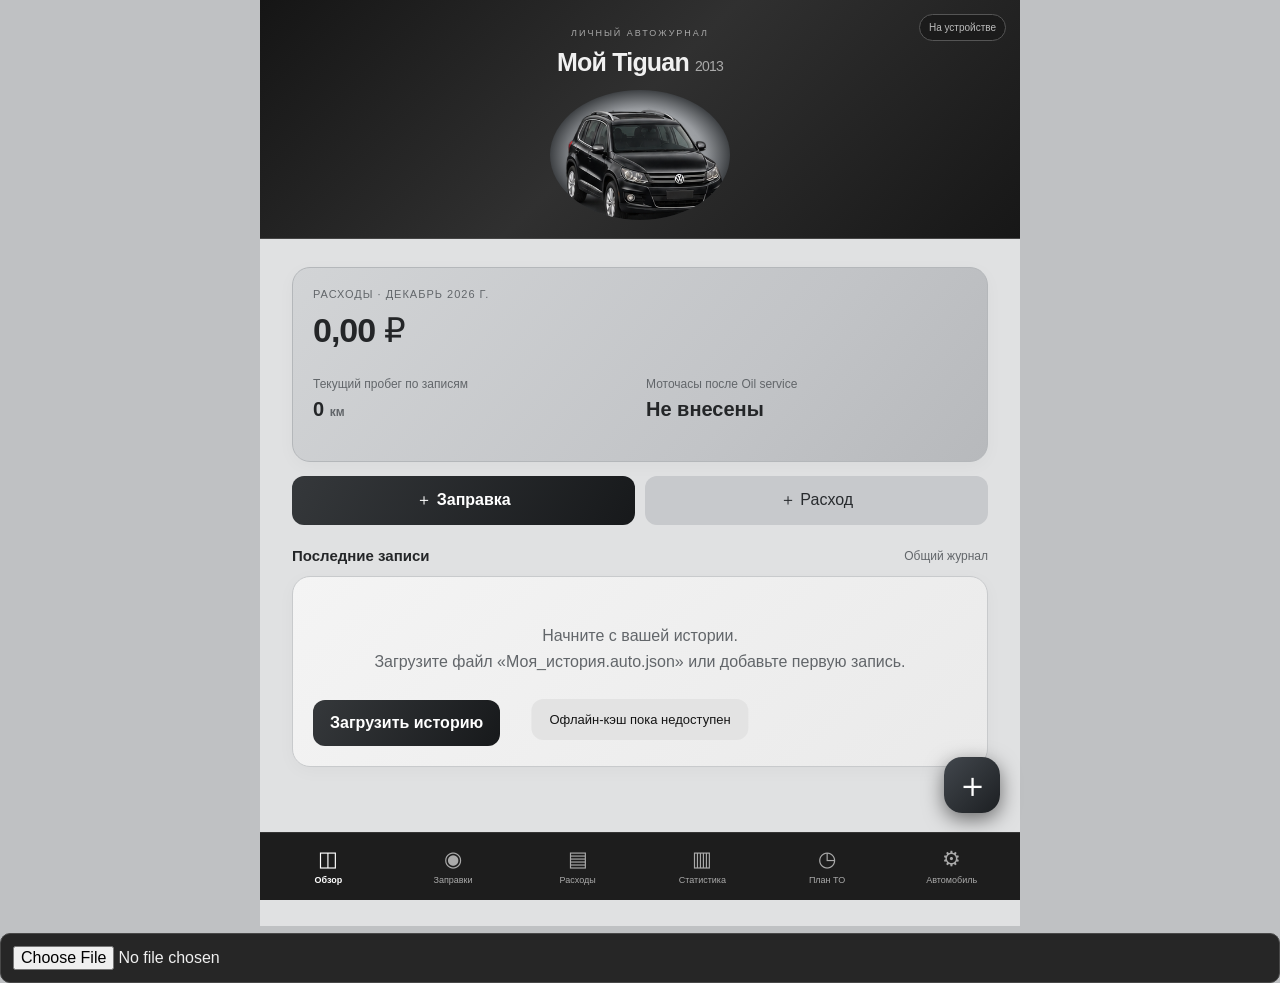
<file: index.html>
<!doctype html><html lang="ru"><head><meta charset="utf-8"><meta name="viewport" content="width=device-width,initial-scale=1,viewport-fit=cover"><meta name="theme-color" content="#181818"><meta name="apple-mobile-web-app-capable" content="yes"><link rel="manifest" href="manifest.webmanifest"><link rel="icon" href="icon.svg"><link rel="stylesheet" href="style.css"><title>Мой Tiguan · Автоучёт</title></head><body><div class="app"><header><div><small>ЛИЧНЫЙ АВТОЖУРНАЛ</small><h1>Мой Tiguan <span>2013</span></h1></div><button class="car-stage" id="car-animation" aria-label="Приостановить вращение Tiguan" aria-pressed="false"><span class="car-turntable" role="img" aria-label="Volkswagen Tiguan, вращение 360 градусов, вид чуть сверху" style="display:block"></span></button><span class="badge" id="connection">На устройстве</span></header><main id="main"></main><button class="fab" id="add" aria-label="Добавить запись">＋</button><nav aria-label="Разделы"><button data-tab="overview">◫<span>Обзор</span></button><button data-tab="fuel">◉<span>Заправки</span></button><button data-tab="costs">▤<span>Расходы</span></button><button data-tab="stats">▥<span>Статистика</span></button><button data-tab="service">◷<span>План ТО</span></button><button data-tab="car">⚙<span>Автомобиль</span></button></nav></div><dialog id="editor"><form id="entry"><div class="dialog-head"><h2 id="form-title">Новая запись</h2><button type="button" id="close" aria-label="Закрыть">✕</button></div><input type="hidden" name="id"><label>Категория<select name="category" id="category"></select></label><div class="grid"><label>Дата<input name="date" type="date" required></label><label>Пробег, км<input name="odometer" inputmode="numeric" placeholder="Необязательно"></label></div><p class="muted fuel-field">Топливо: <strong>Дизель (ДТ)</strong></p><div class="fuel-field"><label>АЗС<select name="station"><option>Лукойл</option><option>Татнефть</option><option>Газпром</option><option>Другая</option><option value="">Не указана</option></select></label></div><label>Название / место заправки<input name="description" maxlength="300" required placeholder="Например: замена масла"></label><div class="grid"><label>Сумма, ₽<input name="amount" inputmode="decimal" required placeholder="0,00"></label><label class="fuel-field">Литры<input name="liters" inputmode="decimal" placeholder="0,00"></label></div><div class="grid fuel-field"><label>Моточасы на экране, 0–99,99<input name="engineHoursReading" inputmode="decimal" placeholder="Например: 95,5"></label><label>Сбросов с прошлого показания<input name="engineHoursResets" inputmode="numeric" placeholder="Авто: 0 или 1"></label></div><p class="muted fuel-field">После 100 ч счётчик обнуляется. 95 → 12 = 17 ч. Если было больше сбросов, укажите их число. Пустое показание означает «не внесено».</p><div class="grid fuel-field"><label>Цена за литр, ₽<input name="unitPrice" inputmode="decimal" placeholder="Необязательно"></label><label>Бак<select name="fullTank"><option value="1">Полный</option><option value="0">Неполный</option><option value="">Неизвестно</option></select></label></div><label>Заметка<textarea name="notes" rows="2" maxlength="4000" placeholder="Детали, артикул, где обслуживали"></textarea></label><p class="muted">Указанная сумма сохраняется независимо от литров и цены.</p><p id="form-error" role="alert"></p><button class="primary" type="submit">Сохранить запись</button></form></dialog><dialog id="restore"><h2>Восстановить историю?</h2><p id="restore-info"></p><p>Текущая история на этом устройстве будет заменена. Сначала сохраните её копию.</p><button id="confirm-restore" class="primary">Заменить историю</button><button id="cancel-restore" class="secondary">Отмена</button></dialog><dialog id="service-reminder"><h2>Пора запланировать ТО</h2><div id="service-reminder-list"></div><button class="primary" id="reminder-plan">Открыть план ТО</button><button class="secondary" id="reminder-dismiss">Понятно</button></dialog><dialog id="desktop-confirm"><h2>Загрузить историю с телефона?</h2><p id="desktop-confirm-info"></p><button class="primary" data-action="sync-accept" id="sync-accept">Заменить с сохранением предыдущей копии</button><button class="secondary" data-action="sync-cancel" id="sync-cancel">Пока оставить историю компьютера</button></dialog><input type="file" id="file" accept=".json,application/json" hidden><div id="toast" role="status"></div><script type="module" src="app.js"></script></body></html>
</file>
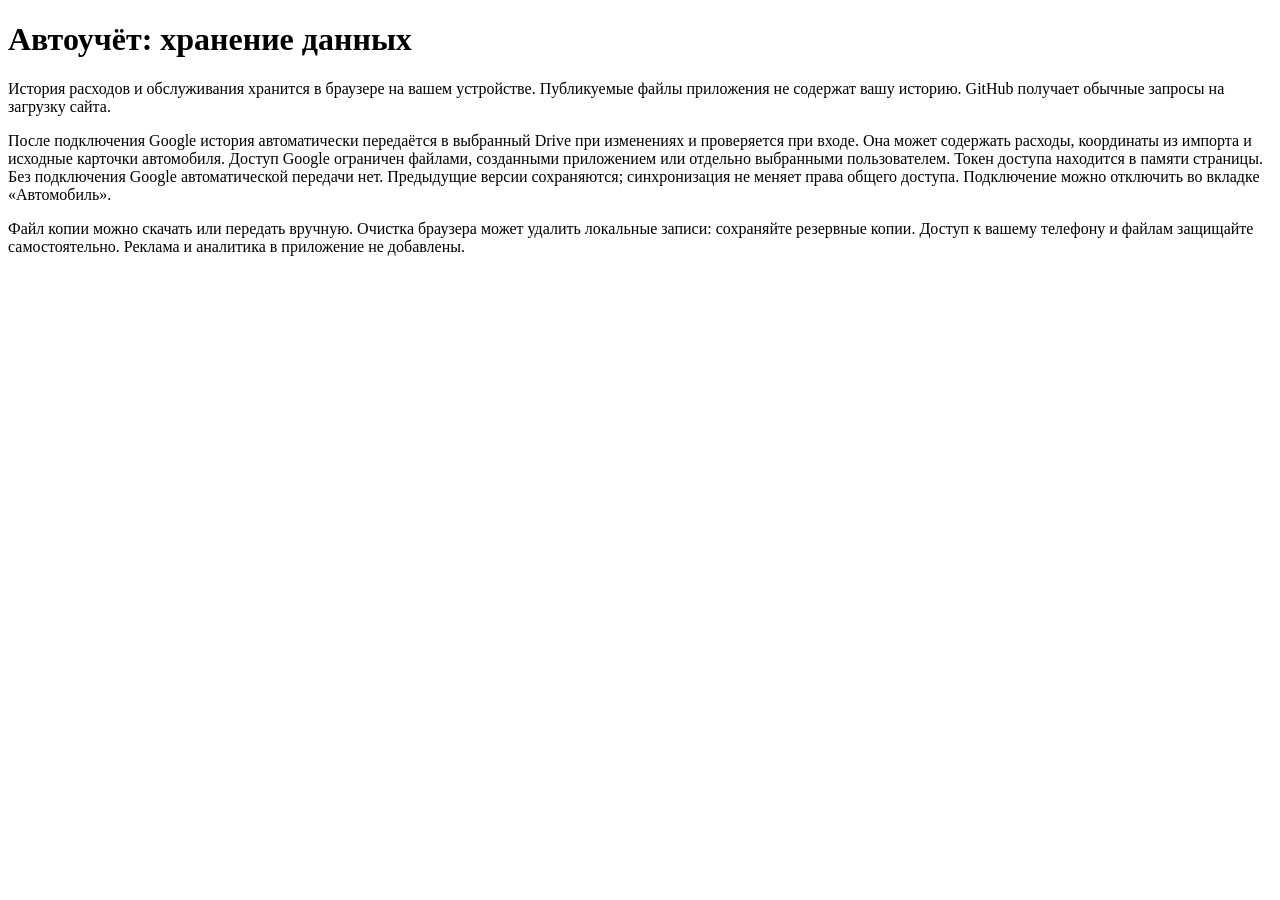
<file: privacy.html>
<!doctype html><html lang="ru"><meta charset="utf-8"><meta name="viewport" content="width=device-width,initial-scale=1"><title>Автоучёт — конфиденциальность</title><body><h1>Автоучёт: хранение данных</h1><p>История расходов и обслуживания хранится в браузере на вашем устройстве. Публикуемые файлы приложения не содержат вашу историю. GitHub получает обычные запросы на загрузку сайта.</p><p>После подключения Google история автоматически передаётся в выбранный Drive при изменениях и проверяется при входе. Она может содержать расходы, координаты из импорта и исходные карточки автомобиля. Доступ Google ограничен файлами, созданными приложением или отдельно выбранными пользователем. Токен доступа находится в памяти страницы. Без подключения Google автоматической передачи нет. Предыдущие версии сохраняются; синхронизация не меняет права общего доступа. Подключение можно отключить во вкладке «Автомобиль».</p><p>Файл копии можно скачать или передать вручную. Очистка браузера может удалить локальные записи: сохраняйте резервные копии. Доступ к вашему телефону и файлам защищайте самостоятельно. Реклама и аналитика в приложение не добавлены.</p></body></html>
</file>
<file: style.css>
:root{font-family:-apple-system,BlinkMacSystemFont,"Segoe UI",sans-serif;color:#efefef;background:#101010;font-synthesis:none}*{box-sizing:border-box}body{margin:0}button,input,select,textarea{font:inherit}button{cursor:pointer;border:0}button:focus-visible,input:focus-visible,select:focus-visible,textarea:focus-visible{outline:3px solid #dadada;outline-offset:2px}.app{max-width:760px;min-height:100dvh;margin:auto;background:#161616}header{background:#252525;color:#f6f6f6;padding:calc(22px + env(safe-area-inset-top)) 22px 25px;display:flex;align-items:center;justify-content:space-between;gap:12px}header small{letter-spacing:2px;font-size:9px;color:#aaaaaa}h1{font-size:25px;margin:9px 0 0;letter-spacing:-.8px}h1 span{font-size:14px;font-weight:400;color:#aaaaaa}.badge{border:1px solid #555555;border-radius:20px;padding:7px 9px;font-size:10px;white-space:nowrap}main{padding:22px 18px 145px}h2{font-size:23px;letter-spacing:-.6px;margin:0 0 16px}h3{font-size:15px;margin:0 0 14px}.muted{color:#aaaaaa;font-size:12px;line-height:1.6}.card{background:#212121;border:1px solid #343434;border-radius:18px;padding:20px;margin-bottom:14px}.hero{background:#292929;border-color:#454545}.eyebrow{font-size:11px;color:#bcbcbc;text-transform:uppercase;letter-spacing:1px}.big{font-size:34px;font-weight:650;letter-spacing:-1px;margin:10px 0}.grid{display:grid;grid-template-columns:1fr 1fr;gap:12px}.metric{padding:14px 0}.metric strong{display:block;font-size:20px;margin:6px 0}.metric small{color:#b5b5b5;font-size:12px}.actions{display:flex;gap:10px;flex-wrap:wrap}.primary,.secondary{padding:14px 17px;border-radius:12px;min-height:46px}.primary{background:#252525;color:#f6f6f6}.secondary{background:#353535;color:#252525}.actions>*{flex:1}.row{width:100%;background:#212121;text-align:left;display:flex;align-items:center;gap:13px;padding:16px 0;border-bottom:1px solid #333333;color:inherit}.row:last-child{border:0}.row-icon{background:#333333;border-radius:12px;min-width:40px;height:40px;display:grid;place-items:center;color:#d8d8d8}.row-info{flex:1;min-width:0}.row-info strong{display:block;font-size:14px;overflow-wrap:anywhere}.row-info small{display:block;color:#aaaaaa;font-size:11px;margin-top:6px}.row-amount{font-size:14px;font-weight:600;text-align:right;white-space:nowrap}.row-amount small{display:block;font-size:10px;font-weight:400;color:#aaaaaa;margin-top:5px}.toolbar{display:flex;gap:10px;margin:0 0 16px}.toolbar input,.toolbar select{min-width:0;width:100%;background:#212121}.toolbar input{flex:2}.toolbar select{flex:1}.section-head{display:flex;align-items:center;justify-content:space-between;margin:22px 0 12px}.section-head h3{margin:0}.section-head span{font-size:12px;color:#aaaaaa}nav{position:fixed;bottom:0;left:50%;transform:translateX(-50%);width:100%;max-width:760px;background:#1d1d1d;border-top:1px solid #353535;display:flex;padding:8px 6px calc(10px + env(safe-area-inset-bottom));z-index:4}nav button{background:transparent;flex:1;color:#aaaaaa;font-size:21px;min-height:49px}nav button span{font-size:10px;display:block;margin-top:4px}nav button.active{color:#252525;font-weight:700}.fab{position:fixed;bottom:calc(87px + env(safe-area-inset-bottom));right:max(20px,calc((100vw - 720px)/2));width:56px;height:56px;border-radius:18px;background:#bdbdbd;color:#171717;font-size:35px;box-shadow:0 6px 20px #25252525;z-index:3}label{display:block;color:#c3c3c3;font-size:12px;margin-bottom:14px}input,select,textarea{display:block;width:100%;padding:12px;margin-top:7px;border:1px solid #484848;border-radius:10px;background:#262626;color:#efefef;font-size:16px;min-height:46px}dialog{border:0;border-radius:22px;max-width:510px;width:calc(100% - 24px);max-height:90dvh;padding:22px;color:#efefef}dialog::backdrop{background:#142a2580}dialog .primary{width:100%}dialog .secondary{width:100%;margin-top:10px}.dialog-head{display:flex;justify-content:space-between;align-items:start}.dialog-head button{background:#333333;border-radius:50%;width:34px;height:34px}#form-error{color:#a53425;font-size:13px}.empty{text-align:center;padding:26px 10px;color:#aaaaaa;line-height:1.6}.bar{height:8px;background:#353535;border-radius:20px;overflow:hidden;margin:9px 0 17px}.bar div{height:100%;background:#a0a0a0;border-radius:20px}.bar-label{display:flex;justify-content:space-between;gap:12px;font-size:12px}.notice{background:#303030;color:#dedede;padding:14px;border-radius:12px;font-size:12px;line-height:1.5;margin-bottom:14px}#toast{display:none;position:fixed;bottom:160px;left:50%;transform:translateX(-50%);padding:13px 18px;border-radius:12px;background:#efefef;color:#fff;max-width:90%;z-index:20;font-size:13px}dl{display:grid;grid-template-columns:1fr 1fr;font-size:13px;gap:15px}dd{margin:0;text-align:right}dt{color:#6c7b72}.chart{display:flex;gap:5px;height:110px;align-items:end;margin-top:25px}.chart-col{flex:1;min-width:0;text-align:center;font-size:9px;color:#aaaaaa}.chart-col i{display:block;background:#929292;border-radius:5px 5px 0 0;min-height:2px;margin-bottom:7px}a{color:#dddddd}.hide{display:none!important}@media(max-width:370px){header{padding-left:16px;padding-right:16px}.badge{display:none}.big{font-size:29px}main{padding-left:12px;padding-right:12px}.card{padding:16px}.row{gap:8px}.row-amount{font-size:12px}}@media(min-width:600px){main{padding:28px 32px 145px}header{padding-left:32px;padding-right:32px}}

/* Satin graphite */
header{display:flex;flex-direction:column;text-align:center;background:linear-gradient(135deg,#151515,#303030 48%,#171717);border-bottom:1px solid #454545;padding-bottom:18px;gap:8px}header h1{margin:8px 0 0}header .badge{position:absolute;top:14px;right:14px;background:#1b1b1b}header{position:relative}header small{color:#a8a8a8}.card{background:linear-gradient(140deg,#262626,#202020);box-shadow:0 4px 18px #00000014}.hero{background:linear-gradient(130deg,#3b3b3b,#282828 65%,#222222)}.row{background:transparent}nav button.active{color:#fff}dialog{background:#202020;color:#eee}dialog::backdrop{background:#000a}.primary{background:linear-gradient(120deg,#d4d4d4,#a5a5a5);color:#161616;font-weight:600}.secondary{background:#393939;color:#eee}.fab{background:linear-gradient(135deg,#dedede,#929292);color:#151515;box-shadow:0 6px 20px #0008}.toolbar input,.toolbar select{background:#272727}#form-error{color:#ffb3ab}.car-stage{width:180px;height:122px;position:relative;margin:2px auto 0;overflow:hidden}.car-stage::after{content:"";position:absolute;bottom:5px;left:18px;right:18px;height:12px;background:#0007;border-radius:50%;filter:blur(7px);z-index:0}.car-turntable{position:relative;width:180px;height:180px;top:-25px;background-image:url('tiguan-turntable.png');background-size:400% 400%;background-repeat:no-repeat;z-index:1;animation:tiguan-orbit 7s steps(1,end) infinite}.car-stage.paused .car-turntable{animation-play-state:paused}.car-stage{border:0;background:transparent;display:block;padding:0}.car-hint{font-size:10px;color:#a9a9a9;margin:0}.car-stage:focus-visible{outline:2px solid #aaa;border-radius:14px}@keyframes tiguan-orbit{0%{background-position:0% 0%}6.25%{background-position:33.333% 0%}12.5%{background-position:66.667% 0%}18.75%{background-position:100% 0%}25%{background-position:0% 33.333%}31.25%{background-position:33.333% 33.333%}37.5%{background-position:66.667% 33.333%}43.75%{background-position:100% 33.333%}50%{background-position:0% 66.667%}56.25%{background-position:33.333% 66.667%}62.5%{background-position:66.667% 66.667%}68.75%{background-position:100% 66.667%}75%{background-position:0% 100%}81.25%{background-position:33.333% 100%}87.5%{background-position:66.667% 100%}93.75%,100%{background-position:100% 100%}}@media(prefers-reduced-motion:reduce){.car-turntable{animation:none}}

#toast{background:#e3e3e3;color:#151515}.row-icon{color:#d8d8d8}header .badge{color:#bbb}header h1 span{color:#aaa}
/* Grey canvas, satin black accents */
:root{background:#bfc1c3;color:#242628}.app{background:#e0e1e2}main{color:#242628}.card{background:linear-gradient(140deg,#f4f4f4,#eaeaea);border-color:#c8cacc;box-shadow:0 4px 18px #00000008}.hero{background:linear-gradient(130deg,#d2d4d6,#c2c4c7 65%,#b7b9bc);border-color:#b4b7ba}.eyebrow,.muted,.metric small,.section-head span,.row-info small,.row-amount small{color:#62666a}.row{border-bottom-color:#d4d6d8}.row-icon{background:#d5d7d9;color:#42464a}.notice{background:#d1d3d5;color:#3d4145}.primary{background:linear-gradient(120deg,#35383b,#17191b);color:#fff}.secondary{background:#c7c9cc;color:#282b2e}.toolbar input,.toolbar select{background:#eee;color:#25282b;border-color:#b7babd}.bar{background:#d1d3d5}.bar div{background:#62676d}.bar-label,.chart-col{color:#4d5257}.chart-col i{background:#73797f}dt{color:#64696e}.empty{color:#62666a}.car-stage{width:180px;height:130px;background:radial-gradient(ellipse at center,#d0d2d4 0%,#9a9da1 50%,#383b3e 72%,transparent 74%);border-radius:50%;margin:5px auto 0}.car-turntable{top:-22px}.fab{background:linear-gradient(135deg,#42474d,#1c1f22);color:#fff}header,nav{color:#f1f1f1}header h1 span{color:#aaa}.car-stage::after{bottom:10px}dialog .muted{color:#b4b8bc}dialog .primary{background:#d4d6d8;color:#17191b}dialog .secondary{background:#393c40;color:#eee}dialog label{color:#ccc}dialog input,dialog select,dialog textarea{background:#292c2f;color:#eee;border-color:#505459}

#service-error{color:#9c2929}#main form input,#main form select{background:#f5f5f5;color:#25282b;border-color:#b8bdc1}#main form label{color:#51575c}#main form .primary{width:100%}#main form{margin-top:14px}nav button span{font-size:9px}

.oil-limit{background:#f4d7d2;color:#712b22;border:1px solid #cc9287}
</file>
